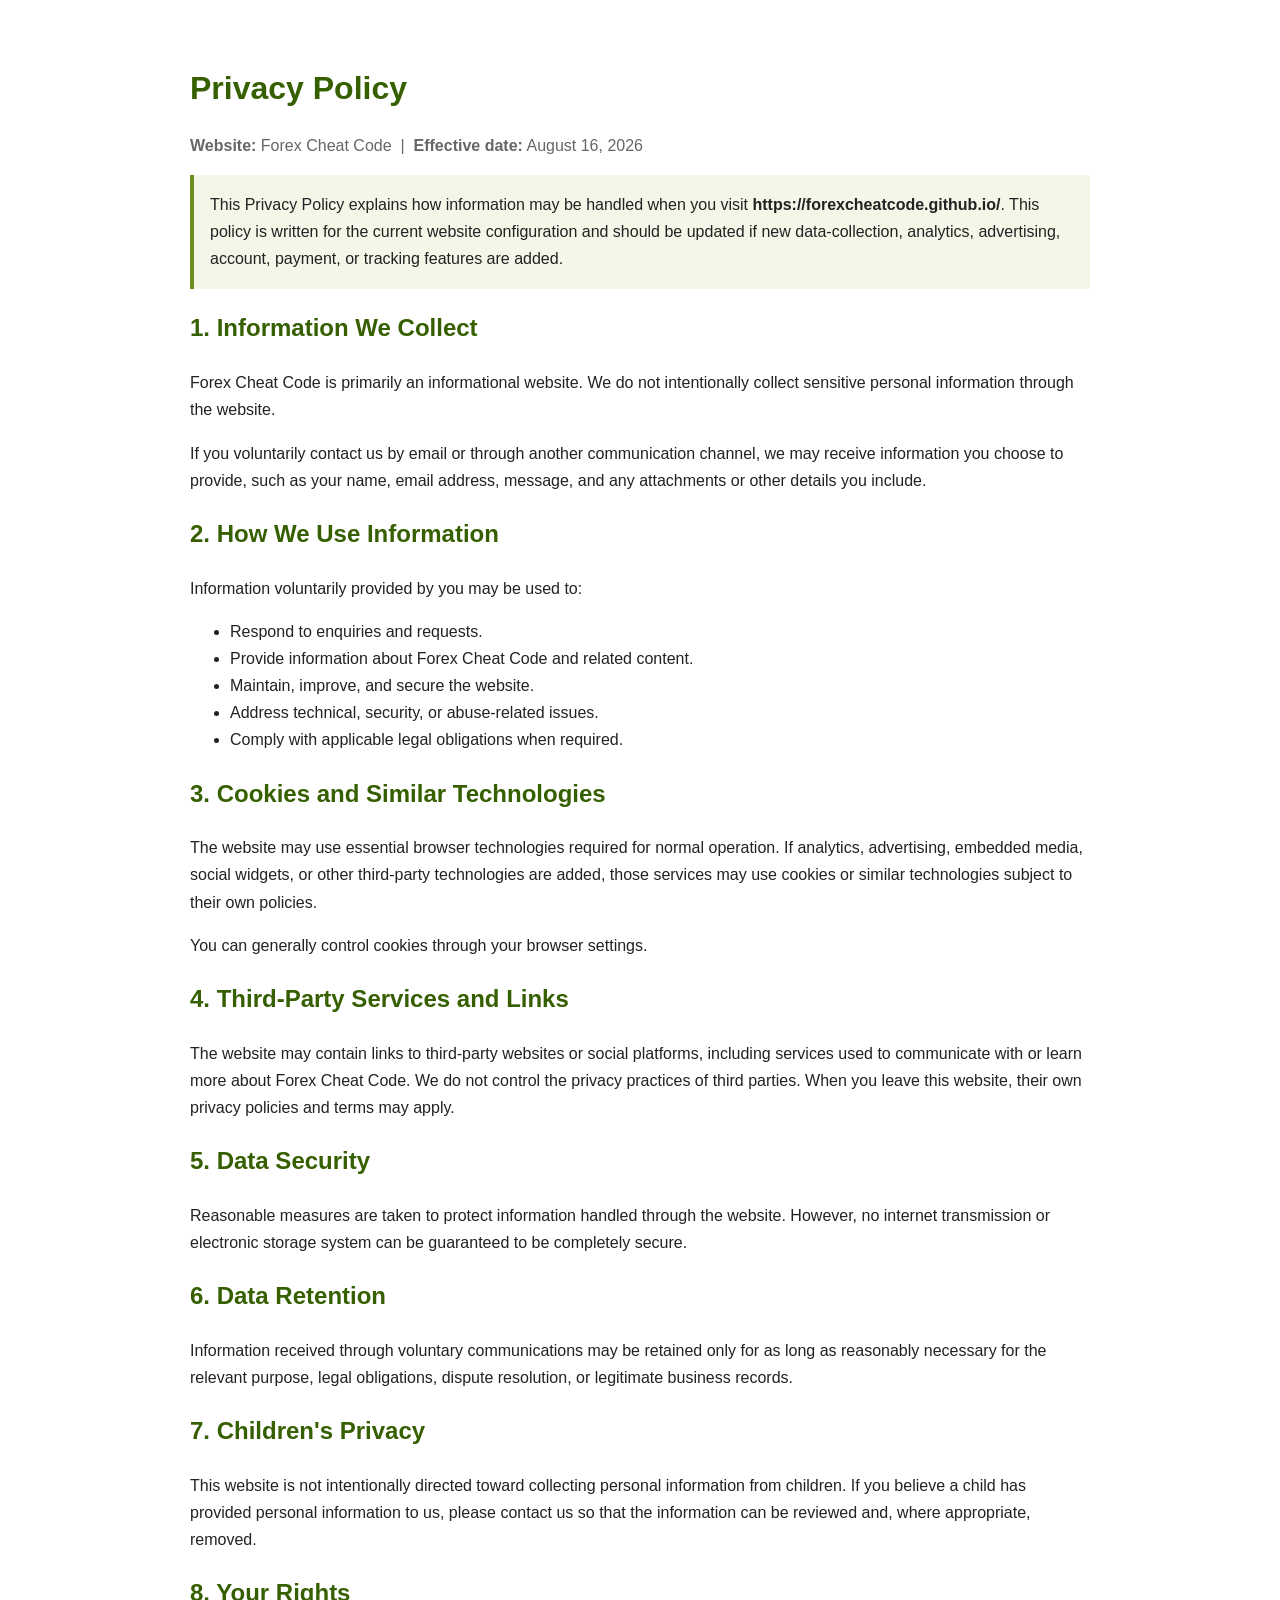
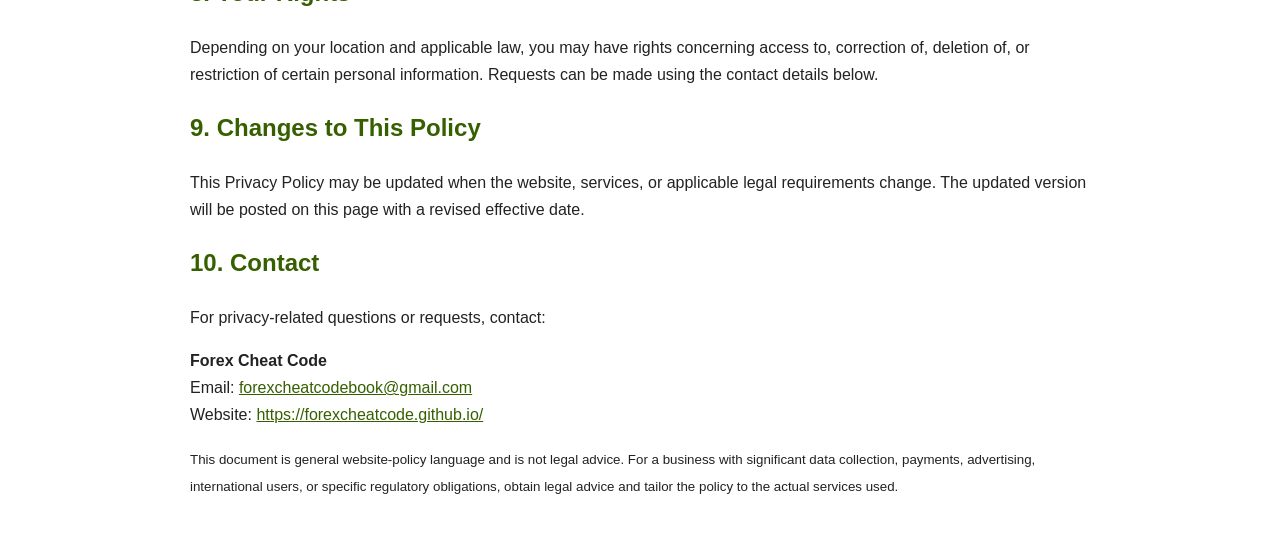
<file: privacy-policy.html>
<!doctype html>
<html lang="en">
<head>
  <meta charset="utf-8">
  <meta name="viewport" content="width=device-width, initial-scale=1">
  <title>Privacy Policy | Forex Cheat Code</title>
  <meta name="description" content="Privacy Policy for Forex Cheat Code by Noufal Bin Jalal.">
  <style>
    body{font-family:Arial,Helvetica,sans-serif;line-height:1.7;max-width:900px;margin:0 auto;padding:40px 20px;color:#222}
    h1,h2{color:#365f00} h1{margin-bottom:5px} .date{color:#666}
    a{color:#365f00} .notice{background:#f3f7e8;padding:16px;border-left:4px solid #6b8e23}
  </style>
</head>
<body>
  <h1>Privacy Policy</h1>
  <p class="date"><strong>Website:</strong> Forex Cheat Code &nbsp;|&nbsp; <strong>Effective date:</strong> August 16, 2026</p>

  <div class="notice">
    This Privacy Policy explains how information may be handled when you visit
    <strong>https://forexcheatcode.github.io/</strong>. This policy is written for the
    current website configuration and should be updated if new data-collection,
    analytics, advertising, account, payment, or tracking features are added.
  </div>

  <h2>1. Information We Collect</h2>
  <p>Forex Cheat Code is primarily an informational website. We do not intentionally collect sensitive personal information through the website.</p>
  <p>If you voluntarily contact us by email or through another communication channel, we may receive information you choose to provide, such as your name, email address, message, and any attachments or other details you include.</p>

  <h2>2. How We Use Information</h2>
  <p>Information voluntarily provided by you may be used to:</p>
  <ul>
    <li>Respond to enquiries and requests.</li>
    <li>Provide information about Forex Cheat Code and related content.</li>
    <li>Maintain, improve, and secure the website.</li>
    <li>Address technical, security, or abuse-related issues.</li>
    <li>Comply with applicable legal obligations when required.</li>
  </ul>

  <h2>3. Cookies and Similar Technologies</h2>
  <p>The website may use essential browser technologies required for normal operation. If analytics, advertising, embedded media, social widgets, or other third-party technologies are added, those services may use cookies or similar technologies subject to their own policies.</p>
  <p>You can generally control cookies through your browser settings.</p>

  <h2>4. Third-Party Services and Links</h2>
  <p>The website may contain links to third-party websites or social platforms, including services used to communicate with or learn more about Forex Cheat Code. We do not control the privacy practices of third parties. When you leave this website, their own privacy policies and terms may apply.</p>

  <h2>5. Data Security</h2>
  <p>Reasonable measures are taken to protect information handled through the website. However, no internet transmission or electronic storage system can be guaranteed to be completely secure.</p>

  <h2>6. Data Retention</h2>
  <p>Information received through voluntary communications may be retained only for as long as reasonably necessary for the relevant purpose, legal obligations, dispute resolution, or legitimate business records.</p>

  <h2>7. Children's Privacy</h2>
  <p>This website is not intentionally directed toward collecting personal information from children. If you believe a child has provided personal information to us, please contact us so that the information can be reviewed and, where appropriate, removed.</p>

  <h2>8. Your Rights</h2>
  <p>Depending on your location and applicable law, you may have rights concerning access to, correction of, deletion of, or restriction of certain personal information. Requests can be made using the contact details below.</p>

  <h2>9. Changes to This Policy</h2>
  <p>This Privacy Policy may be updated when the website, services, or applicable legal requirements change. The updated version will be posted on this page with a revised effective date.</p>

  <h2>10. Contact</h2>
  <p>For privacy-related questions or requests, contact:</p>
  <p><strong>Forex Cheat Code</strong><br>
  Email: <a href="mailto:forexcheatcodebook@gmail.com">forexcheatcodebook@gmail.com</a><br>
  Website: <a href="https://forexcheatcode.github.io/">https://forexcheatcode.github.io/</a></p>

  <p><small>This document is general website-policy language and is not legal advice. For a business with significant data collection, payments, advertising, international users, or specific regulatory obligations, obtain legal advice and tailor the policy to the actual services used.</small></p>
</body>
</html>
</file>
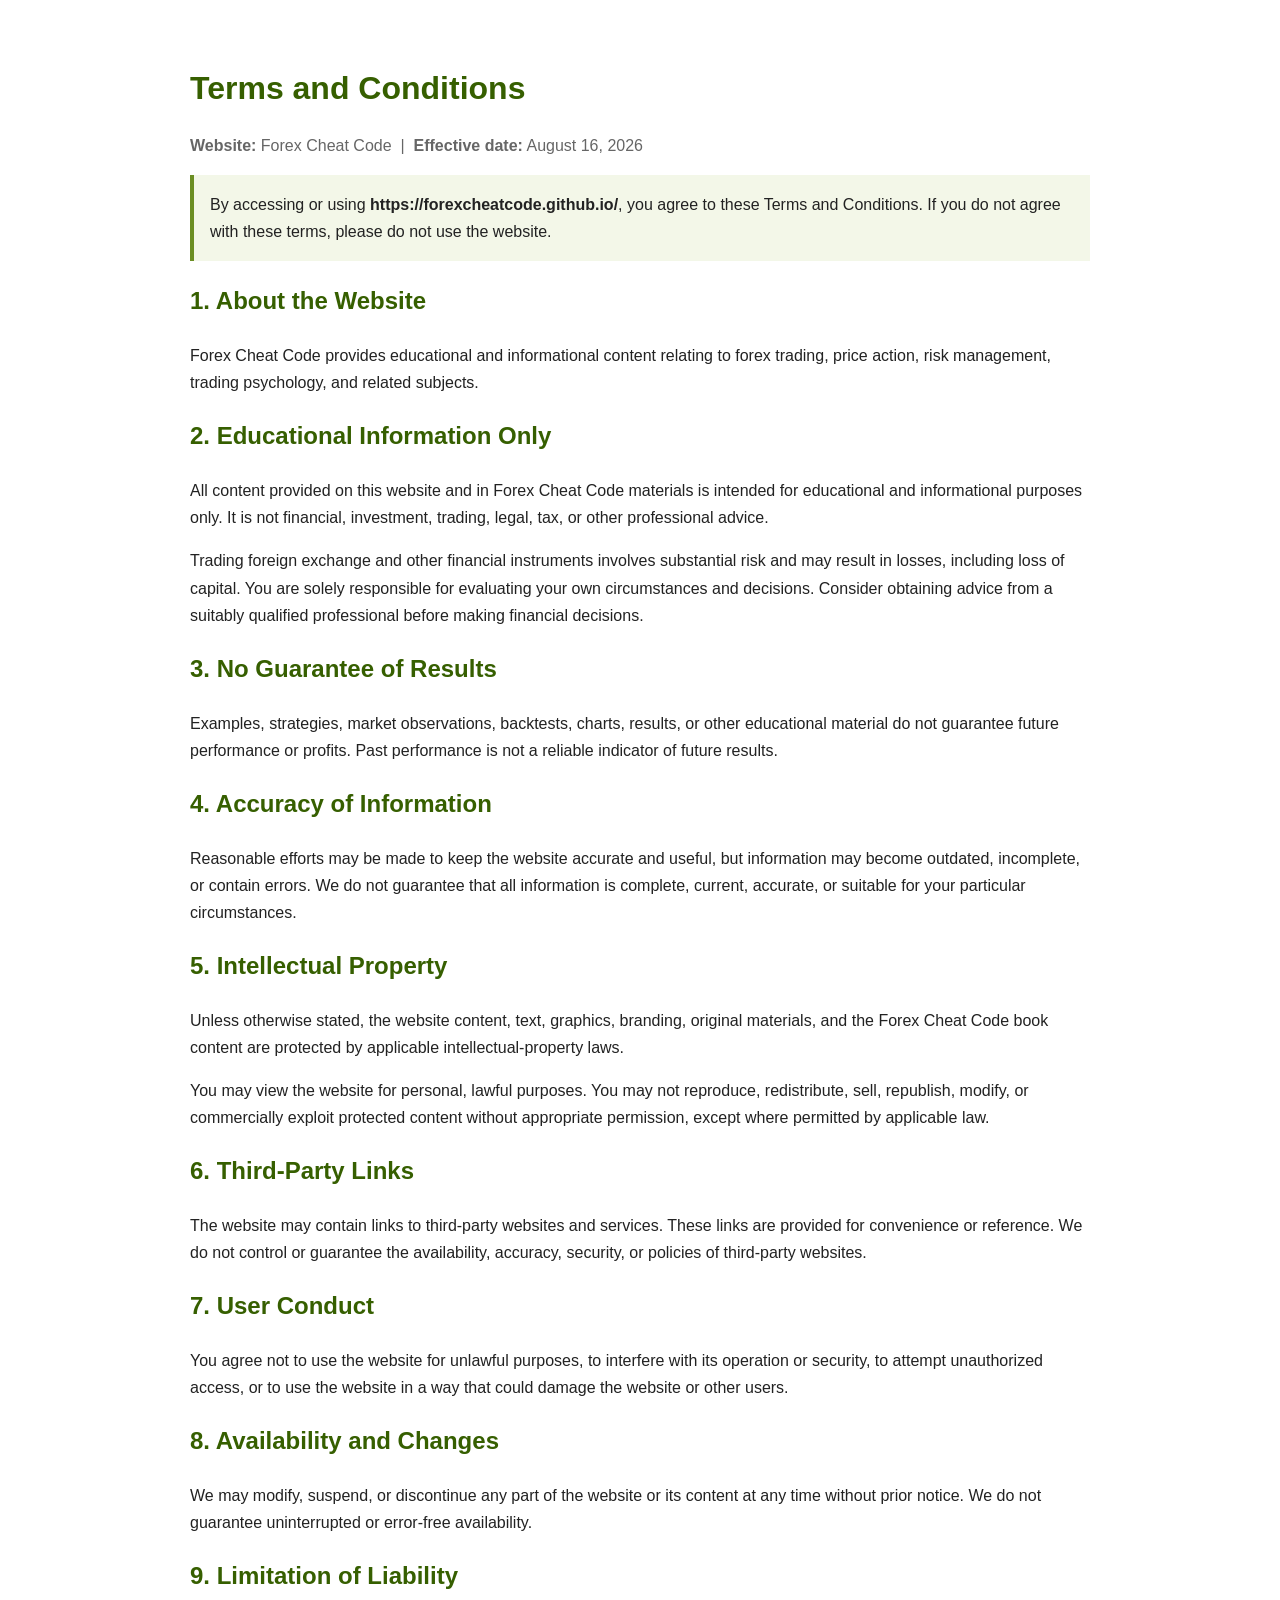
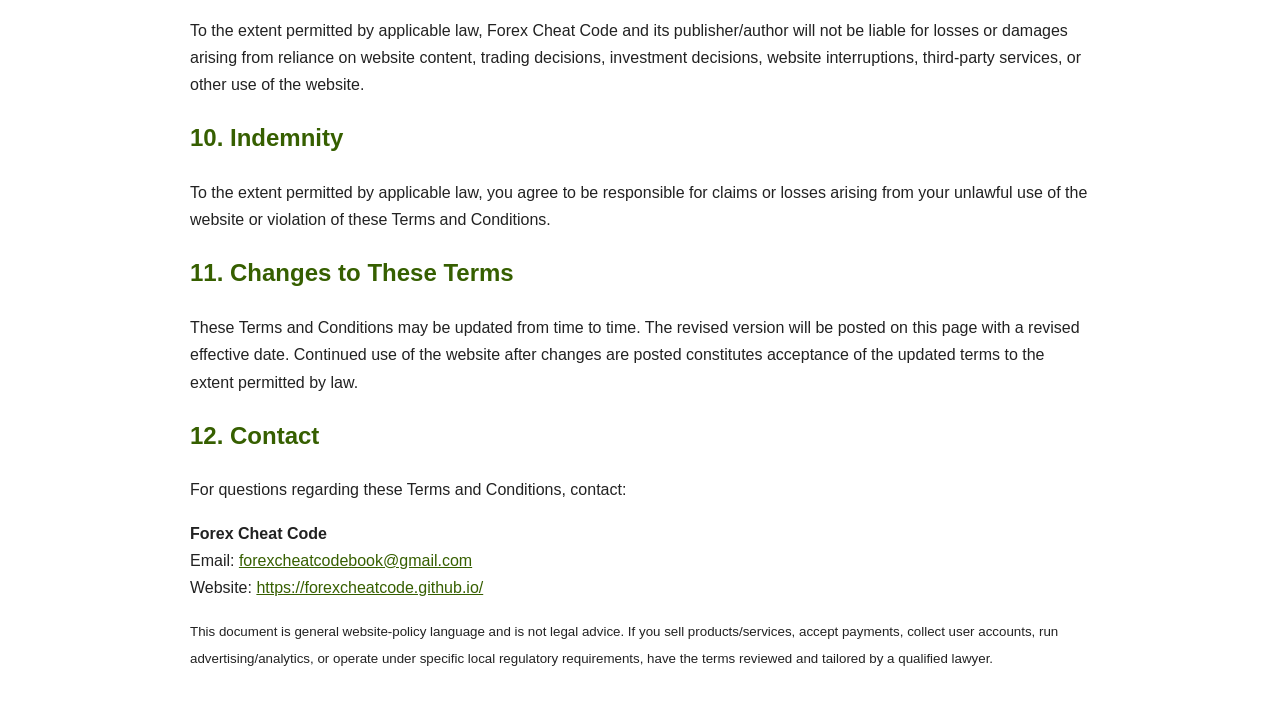
<file: terms-and-conditions.html>
<!doctype html>
<html lang="en">
<head>
  <meta charset="utf-8">
  <meta name="viewport" content="width=device-width, initial-scale=1">
  <title>Terms and Conditions | Forex Cheat Code</title>
  <meta name="description" content="Terms and Conditions for Forex Cheat Code by Noufal Bin Jalal.">
  <style>
    body{font-family:Arial,Helvetica,sans-serif;line-height:1.7;max-width:900px;margin:0 auto;padding:40px 20px;color:#222}
    h1,h2{color:#365f00} h1{margin-bottom:5px} .date{color:#666}
    a{color:#365f00} .notice{background:#f3f7e8;padding:16px;border-left:4px solid #6b8e23}
  </style>
</head>
<body>
  <h1>Terms and Conditions</h1>
  <p class="date"><strong>Website:</strong> Forex Cheat Code &nbsp;|&nbsp; <strong>Effective date:</strong> August 16, 2026</p>

  <div class="notice">
    By accessing or using <strong>https://forexcheatcode.github.io/</strong>, you agree
    to these Terms and Conditions. If you do not agree with these terms, please do not
    use the website.
  </div>

  <h2>1. About the Website</h2>
  <p>Forex Cheat Code provides educational and informational content relating to forex trading, price action, risk management, trading psychology, and related subjects.</p>

  <h2>2. Educational Information Only</h2>
  <p>All content provided on this website and in Forex Cheat Code materials is intended for educational and informational purposes only. It is not financial, investment, trading, legal, tax, or other professional advice.</p>
  <p>Trading foreign exchange and other financial instruments involves substantial risk and may result in losses, including loss of capital. You are solely responsible for evaluating your own circumstances and decisions. Consider obtaining advice from a suitably qualified professional before making financial decisions.</p>

  <h2>3. No Guarantee of Results</h2>
  <p>Examples, strategies, market observations, backtests, charts, results, or other educational material do not guarantee future performance or profits. Past performance is not a reliable indicator of future results.</p>

  <h2>4. Accuracy of Information</h2>
  <p>Reasonable efforts may be made to keep the website accurate and useful, but information may become outdated, incomplete, or contain errors. We do not guarantee that all information is complete, current, accurate, or suitable for your particular circumstances.</p>

  <h2>5. Intellectual Property</h2>
  <p>Unless otherwise stated, the website content, text, graphics, branding, original materials, and the Forex Cheat Code book content are protected by applicable intellectual-property laws.</p>
  <p>You may view the website for personal, lawful purposes. You may not reproduce, redistribute, sell, republish, modify, or commercially exploit protected content without appropriate permission, except where permitted by applicable law.</p>

  <h2>6. Third-Party Links</h2>
  <p>The website may contain links to third-party websites and services. These links are provided for convenience or reference. We do not control or guarantee the availability, accuracy, security, or policies of third-party websites.</p>

  <h2>7. User Conduct</h2>
  <p>You agree not to use the website for unlawful purposes, to interfere with its operation or security, to attempt unauthorized access, or to use the website in a way that could damage the website or other users.</p>

  <h2>8. Availability and Changes</h2>
  <p>We may modify, suspend, or discontinue any part of the website or its content at any time without prior notice. We do not guarantee uninterrupted or error-free availability.</p>

  <h2>9. Limitation of Liability</h2>
  <p>To the extent permitted by applicable law, Forex Cheat Code and its publisher/author will not be liable for losses or damages arising from reliance on website content, trading decisions, investment decisions, website interruptions, third-party services, or other use of the website.</p>

  <h2>10. Indemnity</h2>
  <p>To the extent permitted by applicable law, you agree to be responsible for claims or losses arising from your unlawful use of the website or violation of these Terms and Conditions.</p>

  <h2>11. Changes to These Terms</h2>
  <p>These Terms and Conditions may be updated from time to time. The revised version will be posted on this page with a revised effective date. Continued use of the website after changes are posted constitutes acceptance of the updated terms to the extent permitted by law.</p>

  <h2>12. Contact</h2>
  <p>For questions regarding these Terms and Conditions, contact:</p>
  <p><strong>Forex Cheat Code</strong><br>
  Email: <a href="mailto:forexcheatcodebook@gmail.com">forexcheatcodebook@gmail.com</a><br>
  Website: <a href="https://forexcheatcode.github.io/">https://forexcheatcode.github.io/</a></p>

  <p><small>This document is general website-policy language and is not legal advice. If you sell products/services, accept payments, collect user accounts, run advertising/analytics, or operate under specific local regulatory requirements, have the terms reviewed and tailored by a qualified lawyer.</small></p>
</body>
</html>
</file>
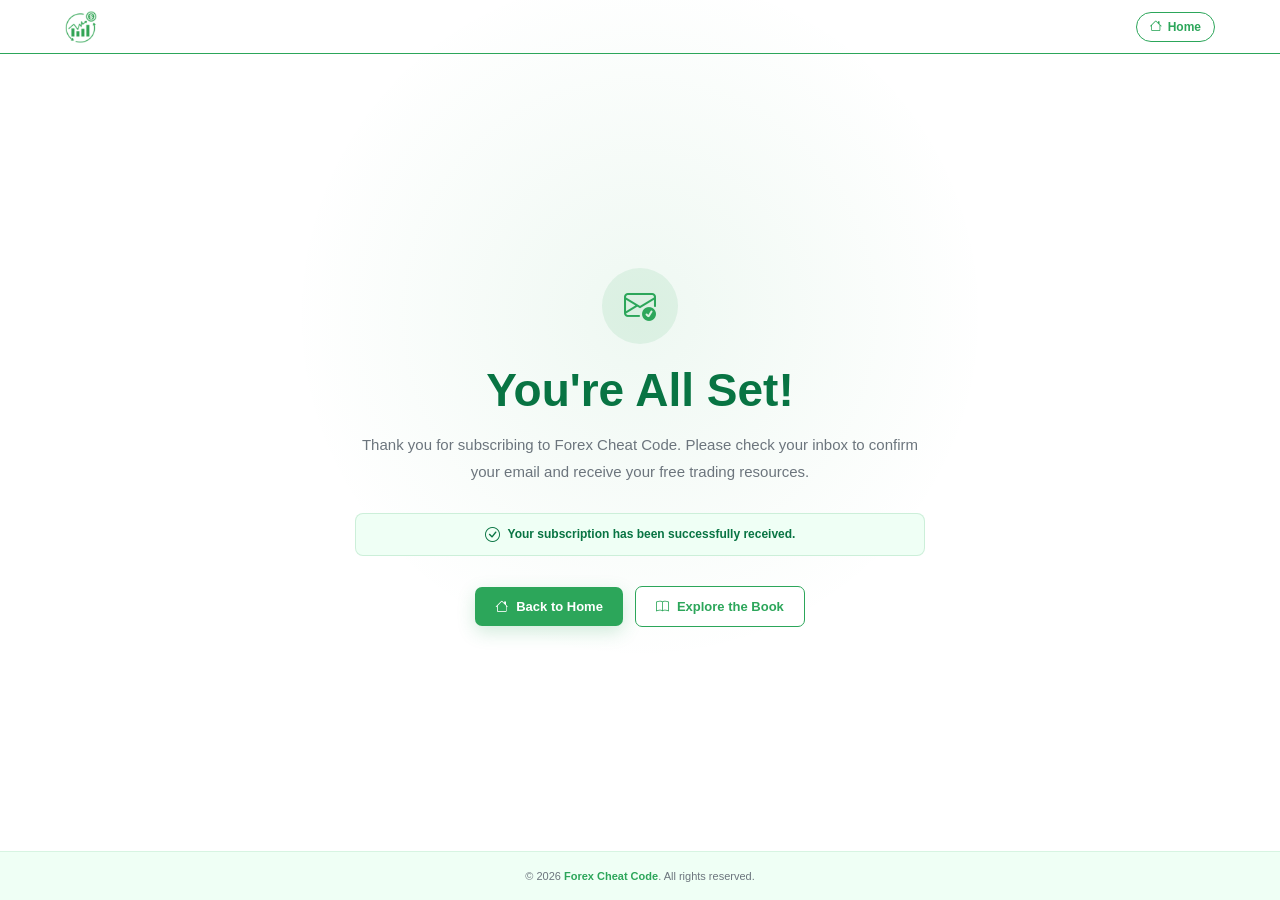
<file: thank-you.html>
<!DOCTYPE html>
<html lang="en">
  <head>
    <meta charset="UTF-8">
    <meta name="viewport" content="width=device-width, initial-scale=1.0">
    <title>Thank You for Subscribing | Forex Cheat Code</title>
    <meta name="description" content="Thank you for subscribing to Forex Cheat Code. Check your inbox to confirm your email and receive your free trading resources.">
    <meta name="robots" content="noindex, follow">
    <!-- Favicon -->
    <link rel="icon" href="assets/img/favicon/favicon.ico" sizes="any">
    <link rel="icon" type="image/png" sizes="16x16" href="assets/img/favicon/favicon-16x16.png">
    <link rel="icon" type="image/png" sizes="32x32" href="assets/img/favicon/favicon-32x32.png">
    <link rel="apple-touch-icon" href="assets/img/favicon/apple-touch-icon.png">
    <!-- Google Font -->
    <link rel="preconnect" href="https://fonts.googleapis.com">
    <link rel="preconnect" href="https://fonts.gstatic.com" crossorigin>
    <link href="https://fonts.googleapis.com/css2?family=Righteous&display=swap" rel="stylesheet">
    <!-- Bootstrap Icons -->
    <link rel="stylesheet" href="https://cdn.jsdelivr.net/npm/bootstrap-icons@1.11.3/font/bootstrap-icons.min.css">
    <style>
      :root{--brand-green:#2ca65a;--brand-dark:#087443;--brand-light:#effff5;--text-color:#333333;--muted-color:#6c757d;--white:#ffffff}*{box-sizing:border-box}body,html{width:100%;min-height:100%;margin:0}body{min-height:100vh;display:flex;flex-direction:column;background:radial-gradient(circle at 50% 35%,rgba(44,166,90,.08),transparent 40%),#fff;color:var(--text-color);font-family:Arial,Helvetica,sans-serif}a{text-decoration:none}.thankyou-header{width:100%;min-height:54px;display:flex;align-items:center;border-bottom:1px solid var(--brand-green)}.header-container{width:100%;max-width:1200px;margin:0 auto;padding:0 25px;display:flex;align-items:center;justify-content:space-between}.logo{display:inline-flex;align-items:center;line-height:0}.home-link,.thankyou-icon{align-items:center;color:var(--brand-green)}.thankyou-logo{display:block;width:auto;height:32px;max-width:190px;object-fit:contain}.home-link{display:inline-flex;gap:6px;padding:7px 13px;background:#fff;border:1px solid var(--brand-green);border-radius:50px;font-size:12px;font-weight:600;transition:.3s}.home-link:hover{background:var(--brand-green);color:#fff}.thankyou-main{flex:1;width:100%;display:flex;align-items:center;justify-content:center;padding:70px 20px 80px}.thankyou-content{width:100%;max-width:800px;text-align:center}.thankyou-icon{width:76px;height:76px;margin:0 auto 20px;display:flex;justify-content:center;border-radius:50%;background:rgba(44,166,90,.1);font-size:32px;animation:3s ease-in-out infinite floatingIcon}.subscription-status,.thankyou-actions{display:flex;align-items:center}@keyframes floatingIcon{0%,100%{transform:translateY(0)}50%{transform:translateY(-7px)}}.thankyou-title{margin:0 0 14px;color:var(--brand-dark);font-size:clamp(30px, 5vw, 46px);font-weight:700;line-height:1.15}.thankyou-description{max-width:570px;margin:0 auto 28px;color:var(--muted-color);font-size:15px;line-height:1.8}.subscription-status{max-width:570px;margin:0 auto 30px;padding:12px 16px;justify-content:center;gap:8px;border:1px solid rgba(44,166,90,.18);border-radius:8px;background:var(--brand-light);color:var(--brand-dark);font-size:12px;font-weight:600}.subscription-status i{font-size:15px}.thankyou-actions{justify-content:center;flex-wrap:wrap;gap:12px}.thankyou-btn{min-width:145px;display:inline-flex;align-items:center;justify-content:center;gap:8px;padding:12px 20px;border-radius:7px;font-size:13px;font-weight:700;transition:.3s}.primary-btn{background:var(--brand-green);color:#fff;box-shadow:0 6px 18px rgba(44,166,90,.22)}.primary-btn:hover{background:var(--brand-dark);color:#fff;transform:translateY(-2px);box-shadow:0 9px 22px rgba(44,166,90,.28)}.secondary-btn{border:1px solid var(--brand-green);background:#fff;color:var(--brand-green)}.secondary-btn:hover{background:var(--brand-green);color:#fff;transform:translateY(-2px)}.thankyou-footer{padding:18px 20px;border-top:1px solid rgba(44,166,90,.12);background:var(--brand-light);text-align:center}.thankyou-footer p{margin:0;color:var(--muted-color);font-size:11px}.thankyou-footer strong{color:var(--brand-green)}@media (max-width:575px){.header-container{padding:0 15px}.thankyou-logo{height:28px;max-width:165px}.home-link{padding:6px 10px;font-size:11px}.thankyou-main{padding:55px 18px 60px}.thankyou-icon{width:65px;height:65px;font-size:27px}.thankyou-title{font-size:clamp(28px, 8vw, 38px)}.thankyou-description{font-size:14px;line-height:1.7}.subscription-status{font-size:11px}.thankyou-actions{flex-direction:column}.thankyou-btn{width:100%;max-width:260px}}@media (prefers-reduced-motion:reduce){.thankyou-icon{animation:none}.home-link,.thankyou-btn{transition:none}}
    </style>
  </head>
  <body>
    <!--==============================================================
    # Header
    ==============================================================-->
    <header class="thankyou-header">
      <div class="header-container">
        <!-- Existing Website Logo -->
        <a href="https://forexcheatcode.github.io/" class="logo" aria-label="Forex Cheat Code Home">
          <img src="assets/img/logo.png" alt="Forex Cheat Code" class="thankyou-logo">
        </a>
        <!-- Home -->
        <a href="https://forexcheatcode.github.io/" class="home-link" aria-label="Back to Forex Cheat Code Home">
          <i class="bi bi-house"></i>
          <span>Home</span>
        </a>
      </div>
    </header>
    <!--==============================================================
    # Thank You Content
    ==============================================================-->
    <main class="thankyou-main">
      <div class="thankyou-content">
        <!-- Subscription Success Icon -->
        <div class="thankyou-icon" aria-hidden="true">
          <i class="bi bi-envelope-check"></i>
        </div>
        <!-- Main Title -->
        <h1 class="thankyou-title">You're All Set!</h1>
        <!-- Description -->
        <p class="thankyou-description"> Thank you for subscribing to Forex Cheat Code. Please check your inbox to confirm your email and receive your free trading resources. </p>
        <!-- Subscription Status -->
        <div class="subscription-status">
          <i class="bi bi-check-circle"></i>
          <span>Your subscription has been successfully received.</span>
        </div>
        <!-- Actions -->
        <div class="thankyou-actions">
          <!-- Back to Home -->
          <a href="https://forexcheatcode.github.io/" class="thankyou-btn primary-btn">
            <i class="bi bi-house"></i>
            <span>Back to Home</span>
          </a>
          <!-- Explore the Book -->
          <a href="https://forexcheatcode.github.io/#stores" class="thankyou-btn secondary-btn">
            <i class="bi bi-book"></i>
            <span>Explore the Book</span>
          </a>
        </div>
      </div>
    </main>
    <!--==============================================================
    # Footer
    ==============================================================-->
    <footer class="thankyou-footer">
      <p> © <span id="current-year"></span>
        <strong>Forex Cheat Code</strong>. All rights reserved.
      </p>
    </footer>
    <script>
      document.getElementById("current-year").textContent = new Date().getFullYear();
    </script>
  </body>
</html>
</file>
